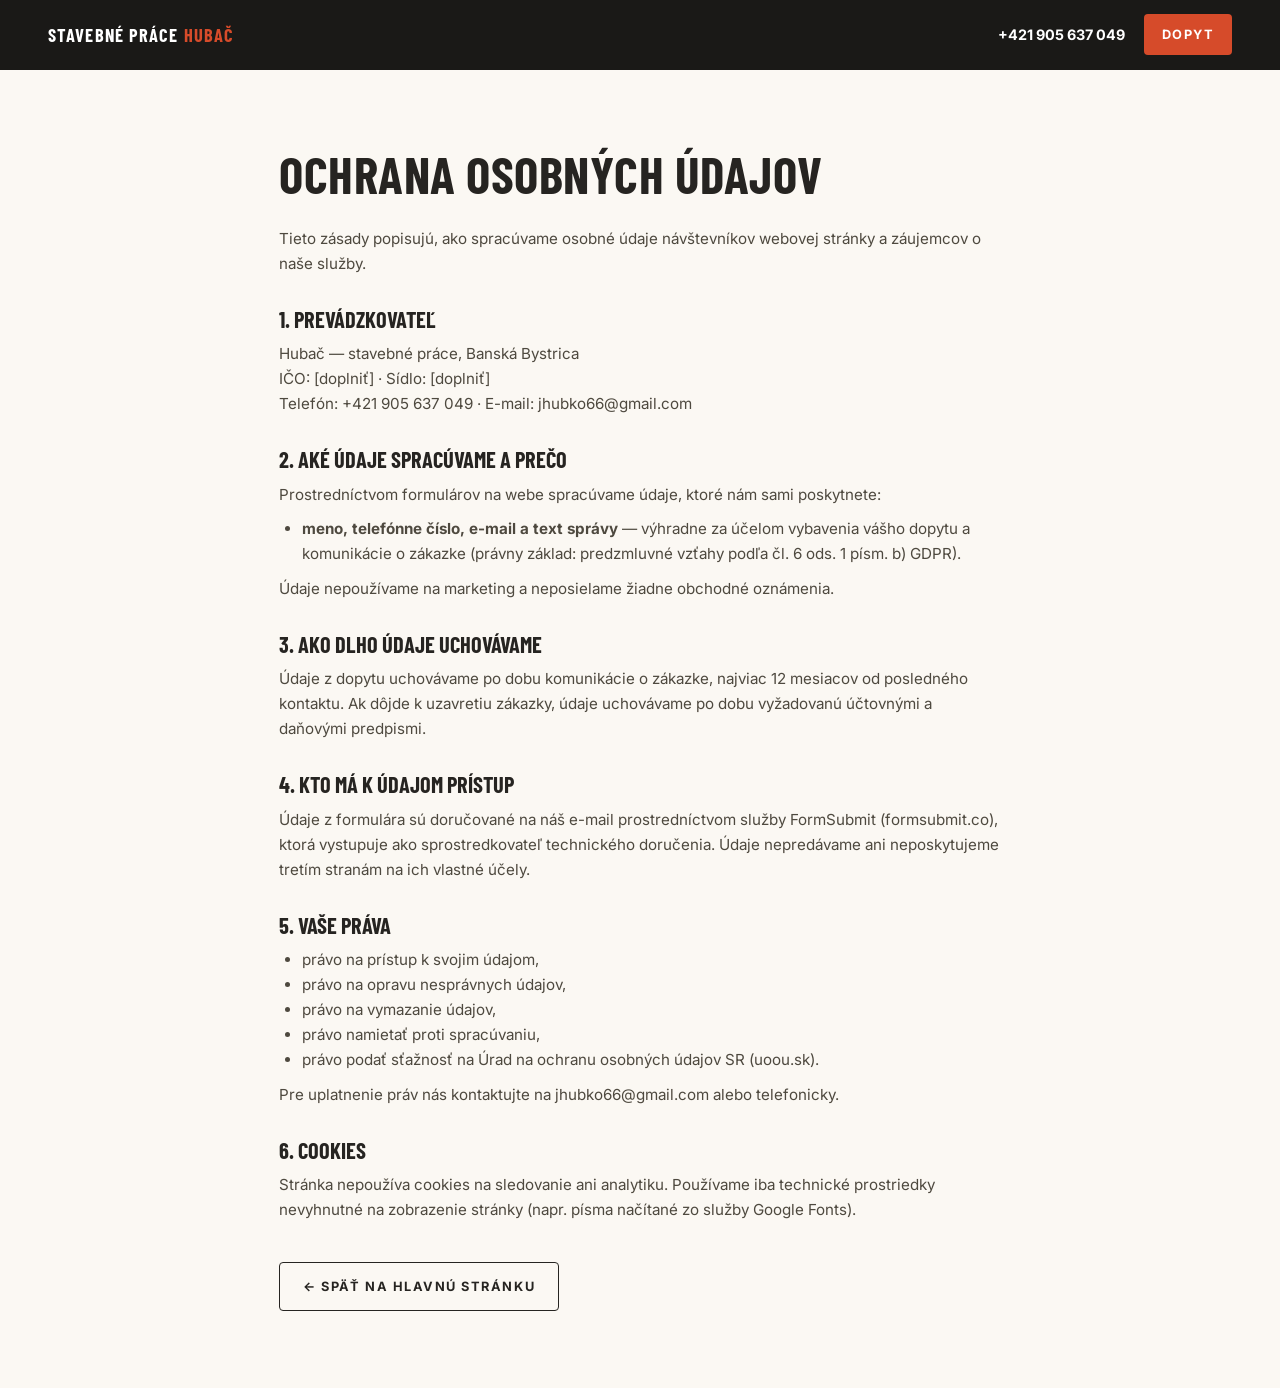
<file: ochrana-osobnych-udajov.html>
<!DOCTYPE html>
<html lang="sk">
<head>
<meta charset="UTF-8">
<meta name="viewport" content="width=device-width, initial-scale=1">
<title>Ochrana osobných údajov | Hubač — stavebné práce</title>
<meta name="robots" content="noindex">
<link rel="icon" type="image/svg+xml" href="favicon.svg">
<link rel="preconnect" href="https://fonts.googleapis.com">
<link rel="preconnect" href="https://fonts.gstatic.com" crossorigin>
<link href="https://fonts.googleapis.com/css2?family=Barlow+Condensed:wght@500;600;700&family=Inter:wght@400;500;600;700&display=swap" rel="stylesheet">
<link rel="stylesheet" href="css/style.css">
<style>
  .legal { max-width: 760px; margin: 0 auto; padding: clamp(2.5rem, 6vw, 5rem) 1.2rem; }
  .legal h1 { font-size: clamp(2.2rem, 5vw, 3.2rem); margin-bottom: 1.6rem; }
  .legal h2 { font-size: 1.4rem; margin: 2rem 0 .6rem; }
  .legal p, .legal li { color: #4e493f; font-size: .95rem; }
  .legal ul { padding-left: 1.4rem; margin: .6rem 0; }
  .legal .back { display: inline-block; margin-top: 2.5rem; }
</style>
</head>
<body>

<header class="topbar">
  <a href="index.html" class="topbar__logo">STAVEBNÉ PRÁCE <span>HUBAČ</span></a>
  <div class="topbar__actions">
    <a href="tel:+421905637049" class="topbar__phone">+421 905 637 049</a>
    <a href="index.html#dopyt" class="btn btn--accent btn--small">Dopyt</a>
  </div>
</header>

<main class="legal">
  <h1>Ochrana osobných údajov</h1>
  <p>Tieto zásady popisujú, ako spracúvame osobné údaje návštevníkov webovej stránky a záujemcov o naše služby.</p>

  <h2>1. Prevádzkovateľ</h2>
  <p>Hubač — stavebné práce, Banská Bystrica<br>
  IČO: [doplniť] · Sídlo: [doplniť]<br>
  Telefón: +421 905 637 049 · E-mail: jhubko66@gmail.com</p>

  <h2>2. Aké údaje spracúvame a prečo</h2>
  <p>Prostredníctvom formulárov na webe spracúvame údaje, ktoré nám sami poskytnete:</p>
  <ul>
    <li><strong>meno, telefónne číslo, e-mail a text správy</strong> — výhradne za účelom vybavenia vášho dopytu a komunikácie o zákazke (právny základ: predzmluvné vzťahy podľa čl. 6 ods. 1 písm. b) GDPR).</li>
  </ul>
  <p>Údaje nepoužívame na marketing a neposielame žiadne obchodné oznámenia.</p>

  <h2>3. Ako dlho údaje uchovávame</h2>
  <p>Údaje z dopytu uchovávame po dobu komunikácie o zákazke, najviac 12 mesiacov od posledného kontaktu. Ak dôjde k uzavretiu zákazky, údaje uchovávame po dobu vyžadovanú účtovnými a daňovými predpismi.</p>

  <h2>4. Kto má k údajom prístup</h2>
  <p>Údaje z formulára sú doručované na náš e-mail prostredníctvom služby FormSubmit (formsubmit.co), ktorá vystupuje ako sprostredkovateľ technického doručenia. Údaje nepredávame ani neposkytujeme tretím stranám na ich vlastné účely.</p>

  <h2>5. Vaše práva</h2>
  <ul>
    <li>právo na prístup k svojim údajom,</li>
    <li>právo na opravu nesprávnych údajov,</li>
    <li>právo na vymazanie údajov,</li>
    <li>právo namietať proti spracúvaniu,</li>
    <li>právo podať sťažnosť na Úrad na ochranu osobných údajov SR (uoou.sk).</li>
  </ul>
  <p>Pre uplatnenie práv nás kontaktujte na jhubko66@gmail.com alebo telefonicky.</p>

  <h2>6. Cookies</h2>
  <p>Stránka nepoužíva cookies na sledovanie ani analytiku. Používame iba technické prostriedky nevyhnutné na zobrazenie stránky (napr. písma načítané zo služby Google Fonts).</p>

  <a href="index.html" class="btn btn--ghost-dark back">← Späť na hlavnú stránku</a>
</main>

</body>
</html>
</file>
<file: css/style.css>
/* ============ ZÁKLAD ============ */
:root {
  --dark: #1a1917;
  --dark-2: #211f1d;
  --paper: #fbf8f3;
  --tint: #f1ede6;
  --white: #ffffff;
  --ink: #262421;
  --muted: #6d685f;
  --accent: #d64b2a;       /* tehlová */
  --accent-dark: #b83d20;
  --border: #e3ddd2;
  --radius: 4px;
  --head: "Barlow Condensed", sans-serif;
  --body: "Inter", sans-serif;
}

* { margin: 0; padding: 0; box-sizing: border-box; }
html { scroll-behavior: smooth; }
[id] { scroll-margin-top: 4.5rem; } /* kotvy neskočia pod lepiacu hlavičku */
body {
  font-family: var(--body);
  color: var(--ink);
  background: var(--paper);
  line-height: 1.65;
  font-size: 16px;
}
img { max-width: 100%; display: block; }
a { color: inherit; }

/* ============ TYPOGRAFIA ============ */
h1, h2, h3 { font-family: var(--head); text-transform: uppercase; line-height: 1.05; }
h1 { font-size: clamp(3rem, 7vw, 5.5rem); font-weight: 700; letter-spacing: .01em; }
h1 em { font-style: normal; color: var(--accent); }
.section__title { font-size: clamp(2.4rem, 5vw, 4rem); font-weight: 700; margin-bottom: .6em; }
.section__lead { max-width: 42em; color: var(--muted); margin-bottom: 2.5rem; }
.section--dark .section__lead { color: #b5afa5; }

.eyebrow {
  font-family: var(--body);
  font-size: .72rem;
  font-weight: 600;
  letter-spacing: .35em;
  text-transform: uppercase;
  color: var(--muted);
  margin-bottom: 1.4rem;
}
.eyebrow--light { color: #a09a8f; }

/* ============ TLAČIDLÁ ============ */
.btn {
  display: inline-block;
  font-family: var(--body);
  font-size: .8rem;
  font-weight: 700;
  letter-spacing: .12em;
  text-transform: uppercase;
  text-decoration: none;
  text-align: center;
  padding: 1em 1.8em;
  border-radius: var(--radius);
  border: 1px solid transparent;
  cursor: pointer;
  transition: background .2s, color .2s, border-color .2s;
}
.btn--accent { background: var(--accent); color: var(--white); }
.btn--accent:hover { background: var(--accent-dark); }
.btn--ghost { border-color: rgba(255,255,255,.4); color: var(--white); }
.btn--ghost:hover { border-color: var(--white); }
.btn--ghost-dark { border-color: var(--ink); color: var(--ink); }
.btn--ghost-dark:hover { background: var(--ink); color: var(--white); }
.btn--small { padding: .7em 1.3em; }
.btn--block { width: 100%; }

/* ============ HLAVIČKA ============ */
.topbar {
  position: sticky;
  top: 0;
  z-index: 50;
  display: flex;
  align-items: center;
  justify-content: space-between;
  gap: 1.5rem;
  padding: .9rem clamp(1rem, 4vw, 3rem);
  background: var(--dark);
  color: var(--white);
}
.topbar__logo {
  font-family: var(--head);
  font-weight: 700;
  font-size: 1.15rem;
  letter-spacing: .06em;
  text-decoration: none;
  white-space: nowrap;
}
.topbar__logo span { color: var(--accent); }
.topbar__nav { display: flex; gap: 1.6rem; }
.topbar__nav a {
  font-size: .78rem;
  font-weight: 600;
  letter-spacing: .12em;
  text-transform: uppercase;
  text-decoration: none;
  opacity: .8;
}
.topbar__nav a:hover { opacity: 1; color: var(--accent); }
.topbar__actions { display: flex; align-items: center; gap: 1.2rem; }
.topbar__phone { font-weight: 700; font-size: .9rem; text-decoration: none; white-space: nowrap; }

.nav-toggle {
  display: none;
  flex-direction: column;
  justify-content: center;
  gap: 5px;
  width: 42px;
  height: 42px;
  padding: 8px;
  background: none;
  border: 1px solid rgba(255,255,255,.3);
  border-radius: var(--radius);
  cursor: pointer;
}
.nav-toggle span {
  display: block;
  height: 2px;
  background: var(--white);
  transition: transform .25s, opacity .25s;
}
.topbar.menu-open .nav-toggle span:nth-child(1) { transform: translateY(7px) rotate(45deg); }
.topbar.menu-open .nav-toggle span:nth-child(2) { opacity: 0; }
.topbar.menu-open .nav-toggle span:nth-child(3) { transform: translateY(-7px) rotate(-45deg); }

/* ============ BOČNÁ NAVIGÁCIA ============ */
.side-nav {
  position: fixed;
  left: clamp(.8rem, 2vw, 2rem);
  top: 50%;
  transform: translateY(-50%);
  z-index: 40;
  display: flex;
  flex-direction: column;
  gap: 1.5rem;
}
.side-nav a {
  display: flex;
  align-items: center;
  gap: .7rem;
  text-decoration: none;
  font-size: .78rem;
  font-weight: 600;
  letter-spacing: .25em;
  text-transform: uppercase;
  color: #38342d;
  transition: color .25s;
}
.side-nav a.on-dark { color: #f5f2ec; }
.side-nav a::before {
  content: "";
  width: 1.4rem;
  height: 2px;
  background: currentColor;
  transition: width .25s, background .25s;
}
.side-nav a i { font-style: normal; }
.side-nav a span {
  opacity: 0;
  transform: translateX(-.4em);
  transition: opacity .25s, transform .25s;
  /* vlastný podklad — čitateľné aj ponad fotky */
  background: rgba(26, 25, 23, .88);
  color: #f5f2ec;
  padding: .3em .7em .28em;
  border-radius: 3px;
}
.side-nav a:hover span { opacity: .7; transform: none; }
.side-nav a.is-active { color: var(--accent); }
.side-nav a.is-active::before { width: 2.2rem; }
.side-nav a.is-active span { opacity: 1; transform: none; }
@media (max-width: 1400px) { .side-nav { display: none; } }

/* ============ HERO ============ */
.hero {
  position: relative;
  background: var(--dark);
  color: var(--white);
  overflow: hidden;
}
.hero__bg {
  position: absolute;
  inset: 0;
  background: url("../img/fasada-tehla.jpg") center/cover no-repeat;
  opacity: .22;
  filter: saturate(.7);
}
.hero__inner {
  position: relative;
  display: grid;
  grid-template-columns: 1.4fr 1fr;
  gap: clamp(2rem, 6vw, 6rem);
  align-items: center;
  max-width: 1200px;
  margin: 0 auto;
  padding: clamp(3.5rem, 8vw, 7rem) clamp(1rem, 4vw, 3rem);
}
.hero__sub { max-width: 34em; color: #cfc9bf; margin: 1.4rem 0 1.8rem; }
.hero__cta { display: flex; flex-wrap: wrap; gap: 1rem; margin-top: 2rem; }

.checklist { list-style: none; }
.checklist li {
  position: relative;
  padding-left: 1.6em;
  margin-bottom: .55em;
  font-weight: 500;
}
.checklist li::before {
  content: "";
  position: absolute;
  left: 0;
  top: .42em;
  width: .7em;
  height: .7em;
  background: var(--accent);
}

/* ============ FORMULÁROVÁ KARTA ============ */
.callback-card {
  position: relative;
  background: var(--paper);
  color: var(--ink);
  padding: 2.2rem 2rem 1.6rem;
  border-radius: var(--radius);
  box-shadow: 0 24px 60px rgba(0,0,0,.45);
  transform: rotate(1.2deg);
}
.callback-card--wide { transform: rotate(0deg); box-shadow: 0 24px 60px rgba(0,0,0,.35); }
.callback-card__badge {
  position: absolute;
  top: -0.9rem;
  right: 1.2rem;
  background: var(--accent);
  color: var(--white);
  font-size: .68rem;
  font-weight: 700;
  letter-spacing: .14em;
  text-transform: uppercase;
  padding: .45em .9em;
  border-radius: var(--radius);
}
.callback-card h2 {
  font-size: 1.9rem;
  margin-bottom: .2rem;
}
.callback-card > p { color: var(--muted); font-size: .9rem; margin-bottom: 1.2rem; }
.callback-card__note {
  text-align: center;
  font-size: .75rem;
  color: var(--muted);
  margin-top: 1rem;
}

.form label {
  display: block;
  font-size: .75rem;
  font-weight: 600;
  letter-spacing: .06em;
  text-transform: uppercase;
  color: var(--muted);
  margin-bottom: 1rem;
}
.form input[type="text"],
.form input[type="tel"],
.form input[type="email"],
.form textarea {
  display: block;
  width: 100%;
  margin-top: .35rem;
  padding: .8em .9em;
  font: inherit;
  font-size: .95rem;
  border: 1px solid var(--border);
  border-radius: var(--radius);
  background: var(--white);
}
.form input:focus, .form textarea:focus { outline: 2px solid var(--accent); border-color: transparent; }
.form__consent {
  display: flex !important;
  gap: .6em;
  align-items: flex-start;
  text-transform: none !important;
  letter-spacing: 0 !important;
  font-weight: 400 !important;
  font-size: .78rem !important;
}
.form__consent input { margin-top: .2em; }
.form__row { display: grid; grid-template-columns: 1fr 1fr; gap: 1rem; }
.form__row label { margin-bottom: 1rem; }
.form__hp { position: absolute; left: -9999px; opacity: 0; height: 0; } /* honeypot proti spamu */
.form__status {
  margin-top: .9rem;
  padding: .8em 1em;
  border-radius: var(--radius);
  font-size: .85rem;
  font-weight: 600;
}
.form__status--ok { background: #e8f2e4; color: #2c5e22; }
.form__status--err { background: #f7e5e0; color: #9c2e14; }

/* ============ BEŽIACI PÁS ============ */
.marquee {
  background: #000;
  color: var(--white);
  overflow: hidden;
  padding: .9rem 0;
  border-top: 1px solid #2c2a27;
}
.marquee__track {
  display: flex;
  white-space: nowrap;
  animation: marquee 28s linear infinite;
  font-family: var(--head);
  font-weight: 600;
  font-size: 1.3rem;
  letter-spacing: .12em;
}
@keyframes marquee { to { transform: translateX(-50%); } }

/* ============ ŠTATISTIKY ============ */
.stats {
  display: grid;
  grid-template-columns: repeat(4, 1fr);
  gap: 1rem;
  background: var(--dark);
  color: var(--white);
  padding: clamp(2rem, 5vw, 3.5rem) clamp(1rem, 4vw, 3rem);
  text-align: center;
}
.stat strong {
  display: block;
  font-family: var(--head);
  font-weight: 700;
  font-size: clamp(2.6rem, 6vw, 4.2rem);
  line-height: 1;
}
.stat strong { color: var(--white); }
.stat strong span { color: var(--white); }
.stat strong::after { content: ""; }
.stat small {
  display: block;
  margin-top: .4rem;
  font-size: .72rem;
  font-weight: 600;
  letter-spacing: .22em;
  text-transform: uppercase;
  color: #a09a8f;
}

/* ============ VÝHODY ============ */
.benefits {
  display: grid;
  grid-template-columns: repeat(4, 1fr);
  gap: clamp(1.5rem, 3vw, 3rem);
  padding: clamp(2.5rem, 5vw, 4rem) clamp(1rem, 4vw, 3rem);
  background: var(--white);
  border-bottom: 1px solid var(--border);
}
.benefit h3 {
  font-size: 1.15rem;
  font-weight: 700;
  margin-bottom: .4rem;
  padding-top: .8rem;
  border-top: 3px solid var(--accent);
}
.benefit p { font-size: .88rem; color: var(--muted); }

/* ============ SEKCIE ============ */
.section { padding: clamp(3.5rem, 8vw, 6.5rem) clamp(1rem, 4vw, 3rem); max-width: 1200px; margin: 0 auto; }
.section--dark {
  max-width: none;
  background: var(--dark);
  color: var(--white);
}
.section--tint { max-width: none; background: var(--tint); }
.section--tint > *, .section--dark > * { max-width: 1200px; margin-left: auto; margin-right: auto; }

/* ============ SLUŽBY ============ */
.service {
  border-top: 1px solid var(--border);
  padding: 2.2rem 0;
  display: grid;
  grid-template-columns: 200px 1fr;
  gap: 1rem 3rem;
}
.service__num {
  font-size: .72rem;
  font-weight: 600;
  letter-spacing: .3em;
  text-transform: uppercase;
  color: var(--muted);
}
.service h3 { grid-column: 2; grid-row: 1; font-size: 1.9rem; }
.service p:not(.service__num) { grid-column: 2; color: #4e493f; max-width: 46em; }

/* ============ FOTO CTA ============ */
.photo-cta { position: relative; }
.photo-cta img { width: 100%; height: clamp(320px, 55vh, 560px); object-fit: cover; }
.photo-cta__overlay {
  position: absolute;
  inset: 0;
  background: linear-gradient(rgba(20,18,16,.25), rgba(20,18,16,.65));
  display: flex;
  flex-direction: column;
  justify-content: center;
  align-items: center;
  gap: 1.5rem;
  text-align: center;
  padding: 1rem;
}
.photo-cta__overlay p {
  font-family: var(--head);
  font-weight: 700;
  font-size: clamp(1.8rem, 4.5vw, 3rem);
  text-transform: uppercase;
  color: var(--white);
  line-height: 1.15;
}
.photo-cta__overlay em { font-style: normal; color: var(--accent); }

/* ============ NACEŇOVANIE ============ */
.pricing { text-align: left; }
.pricing__highlight {
  max-width: 42em;
  margin-bottom: 2rem;
  padding: 1.2rem 1.4rem;
  border-left: 4px solid var(--accent);
  background: var(--dark-2);
  color: #d8d2c8;
}
.pricing__highlight strong { color: var(--white); }

/* ============ PREČO MY ============ */
.why__grid {
  display: grid;
  grid-template-columns: repeat(2, 1fr);
  gap: 1.5rem;
}
.why-card {
  background: var(--white);
  border: 1px solid var(--border);
  border-radius: var(--radius);
  padding: 1.8rem;
}
.why-card span {
  font-family: var(--head);
  font-weight: 700;
  font-size: 1.1rem;
  color: var(--accent);
}
.why-card h3 { font-size: 1.35rem; margin: .5rem 0 .5rem; }
.why-card p { font-size: .9rem; color: var(--muted); }

/* ============ GALÉRIA ============ */
.gallery__grid {
  display: grid;
  grid-template-columns: repeat(auto-fill, minmax(220px, 1fr));
  gap: .8rem;
}
.gallery__grid img {
  width: 100%;
  aspect-ratio: 1;
  object-fit: cover;
  border-radius: var(--radius);
  cursor: zoom-in;
  transition: transform .25s, box-shadow .25s;
}
.gallery__grid img:hover { transform: scale(1.02); box-shadow: 0 10px 30px rgba(0,0,0,.18); }

/* ============ REGIÓN ============ */
.region__cols {
  display: grid;
  grid-template-columns: 1fr 1fr;
  gap: 2.5rem;
  margin-bottom: 2rem;
}
.region__cols h3 { font-size: 1.3rem; margin-bottom: 1rem; }
.chips { list-style: none; display: flex; flex-wrap: wrap; gap: .5rem; }
.chips li {
  font-size: .8rem;
  font-weight: 600;
  padding: .45em .95em;
  background: var(--white);
  border: 1px solid var(--border);
  border-radius: 999px;
}
.region__note { color: var(--muted); margin-bottom: 1.2rem; }
.region__contacts { display: flex; flex-wrap: wrap; gap: 1rem; }

/* ============ FAQ ============ */
.faq__list details {
  background: var(--white);
  border: 1px solid var(--border);
  border-radius: var(--radius);
  margin-bottom: .7rem;
}
.faq__list summary {
  display: flex;
  align-items: baseline;
  gap: 1rem;
  padding: 1.1rem 1.4rem;
  font-family: var(--head);
  font-size: 1.2rem;
  font-weight: 600;
  text-transform: uppercase;
  cursor: pointer;
  list-style: none;
}
.faq__list summary::-webkit-details-marker { display: none; }
.faq__list summary span { color: var(--accent); font-size: .95rem; }
.faq__list summary::after {
  content: "+";
  margin-left: auto;
  color: var(--accent);
  font-size: 1.4rem;
  line-height: 1;
}
.faq__list details[open] summary::after { content: "–"; }
.faq__list details p { padding: 0 1.4rem 1.2rem 4rem; color: var(--muted); font-size: .92rem; }

/* ============ KONTAKT ============ */
.contact__grid {
  display: grid;
  grid-template-columns: 1fr 1.1fr;
  gap: clamp(2rem, 5vw, 5rem);
  align-items: start;
  max-width: 1200px;
  margin: 0 auto;
}
.contact__text > p { color: #b5afa5; max-width: 36em; margin-bottom: 1.6rem; }

/* ============ PÄTIČKA ============ */
.footer {
  background: #000;
  color: #a09a8f;
  padding: 3rem clamp(1rem, 4vw, 3rem) 5.5rem;
  display: grid;
  grid-template-columns: 1fr auto;
  gap: 1.5rem;
  align-items: start;
}
.footer__logo {
  font-family: var(--head);
  font-weight: 700;
  font-size: 1.3rem;
  letter-spacing: .06em;
  text-transform: uppercase;
  color: var(--white);
}
.footer__logo span { color: var(--accent); }
.footer__contact { display: flex; flex-direction: column; gap: .3rem; text-align: right; }
.footer__contact a { color: var(--white); text-decoration: none; font-weight: 600; }
.footer__contact a:hover { color: var(--accent); }
.footer__legal { grid-column: 1 / -1; font-size: .78rem; }
.footer__legal a { color: inherit; }
.footer__copy { grid-column: 1 / -1; font-size: .78rem; border-top: 1px solid #2c2a27; padding-top: 1.2rem; }

/* ============ MOBILNÁ LIŠTA ============ */
.mobile-bar {
  display: none;
  position: fixed;
  bottom: 0;
  left: 0;
  right: 0;
  z-index: 60;
  gap: .6rem;
  padding: .6rem;
  background: rgba(20,18,16,.95);
  backdrop-filter: blur(6px);
}
.mobile-bar .btn { flex: 1; }

/* ============ LIGHTBOX ============ */
.lightbox[hidden] { display: none; }
.lightbox {
  position: fixed;
  inset: 0;
  z-index: 100;
  background: rgba(10,9,8,.92);
  display: flex;
  align-items: center;
  justify-content: center;
  padding: 2rem;
}
.lightbox figure { display: flex; flex-direction: column; align-items: center; gap: .8rem; }
.lightbox img { max-width: 88vw; max-height: 82vh; object-fit: contain; border-radius: var(--radius); }
.lightbox figcaption {
  display: flex;
  gap: 1.2rem;
  align-items: baseline;
  color: #cfc9bf;
  font-size: .85rem;
}
.lightbox__counter { color: #8b857b; font-variant-numeric: tabular-nums; }
.lightbox__close, .lightbox__nav {
  position: absolute;
  background: none;
  border: none;
  color: var(--white);
  cursor: pointer;
  line-height: 1;
  padding: .4em;
}
.lightbox__close { top: 1rem; right: 1.4rem; font-size: 2.6rem; }
.lightbox__nav {
  top: 50%;
  transform: translateY(-50%);
  font-size: 3.4rem;
  padding: .4em .35em;
  opacity: .75;
}
.lightbox__nav:hover { opacity: 1; }
.lightbox__nav--prev { left: .8rem; }
.lightbox__nav--next { right: .8rem; }

/* ============ RESPONZÍVNOSŤ ============ */
@media (prefers-reduced-motion: reduce) {
  html { scroll-behavior: auto; }
  .marquee__track { animation: none; }
  *, *::before, *::after { transition: none !important; }
}

@media (max-width: 960px) {
  .topbar__nav { display: none; }
  .nav-toggle { display: flex; }
  .topbar.menu-open .topbar__nav {
    display: flex;
    position: absolute;
    top: 100%;
    left: 0;
    right: 0;
    flex-direction: column;
    gap: 0;
    background: var(--dark);
    border-top: 1px solid #2c2a27;
    padding: .5rem 0 1rem;
  }
  .topbar.menu-open .topbar__nav a { padding: .9rem clamp(1rem, 4vw, 3rem); }
  .hero__inner { grid-template-columns: 1fr; }
  .callback-card { transform: none; }
  .stats { grid-template-columns: repeat(2, 1fr); gap: 2rem 1rem; }
  .benefits { grid-template-columns: repeat(2, 1fr); }
  .service { grid-template-columns: 1fr; }
  .service h3, .service p:not(.service__num) { grid-column: 1; }
  .why__grid { grid-template-columns: 1fr; }
  .region__cols { grid-template-columns: 1fr; }
  .contact__grid { grid-template-columns: 1fr; }
  .footer { grid-template-columns: 1fr; }
  .footer__contact { text-align: left; }
}
@media (max-width: 700px) {
  .topbar__phone { display: none; }
  .mobile-bar { display: flex; }
  .form__row { grid-template-columns: 1fr; gap: 0; }
  .faq__list details p { padding-left: 1.4rem; }
}
</file>
